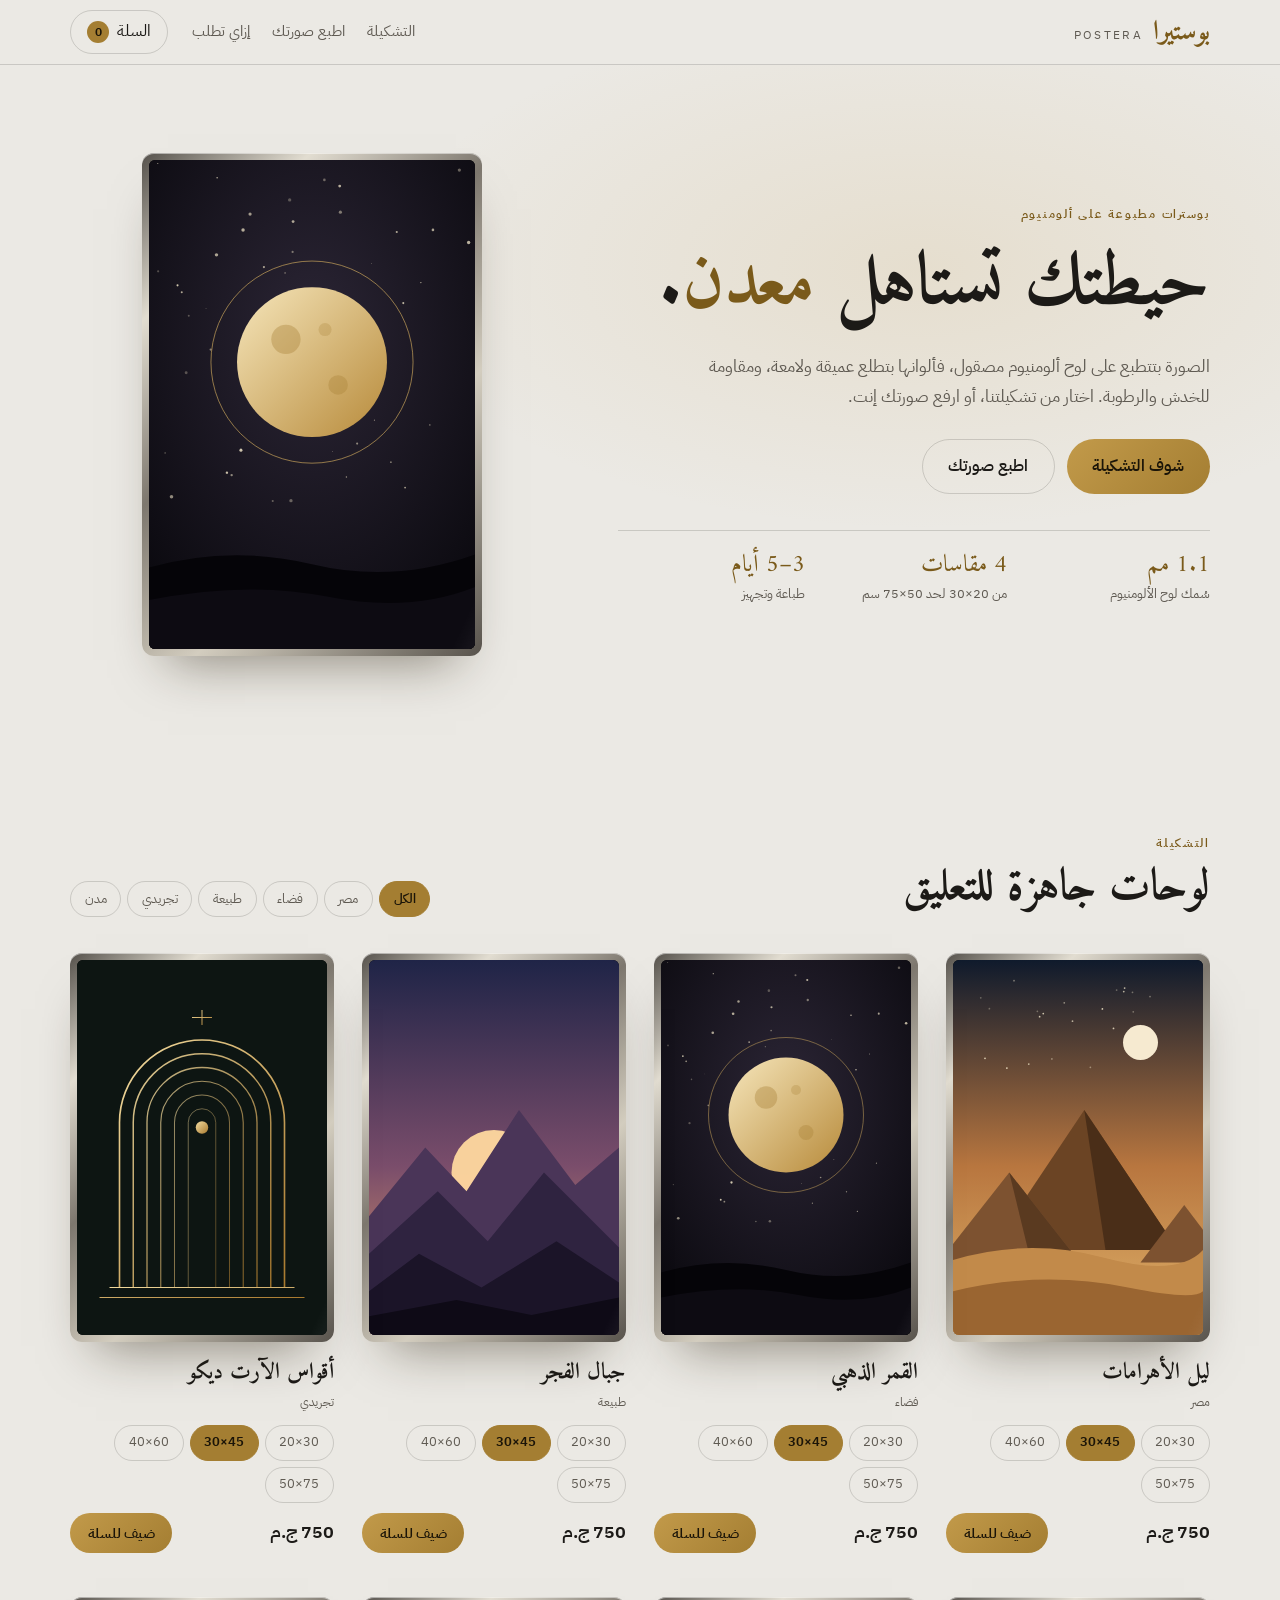
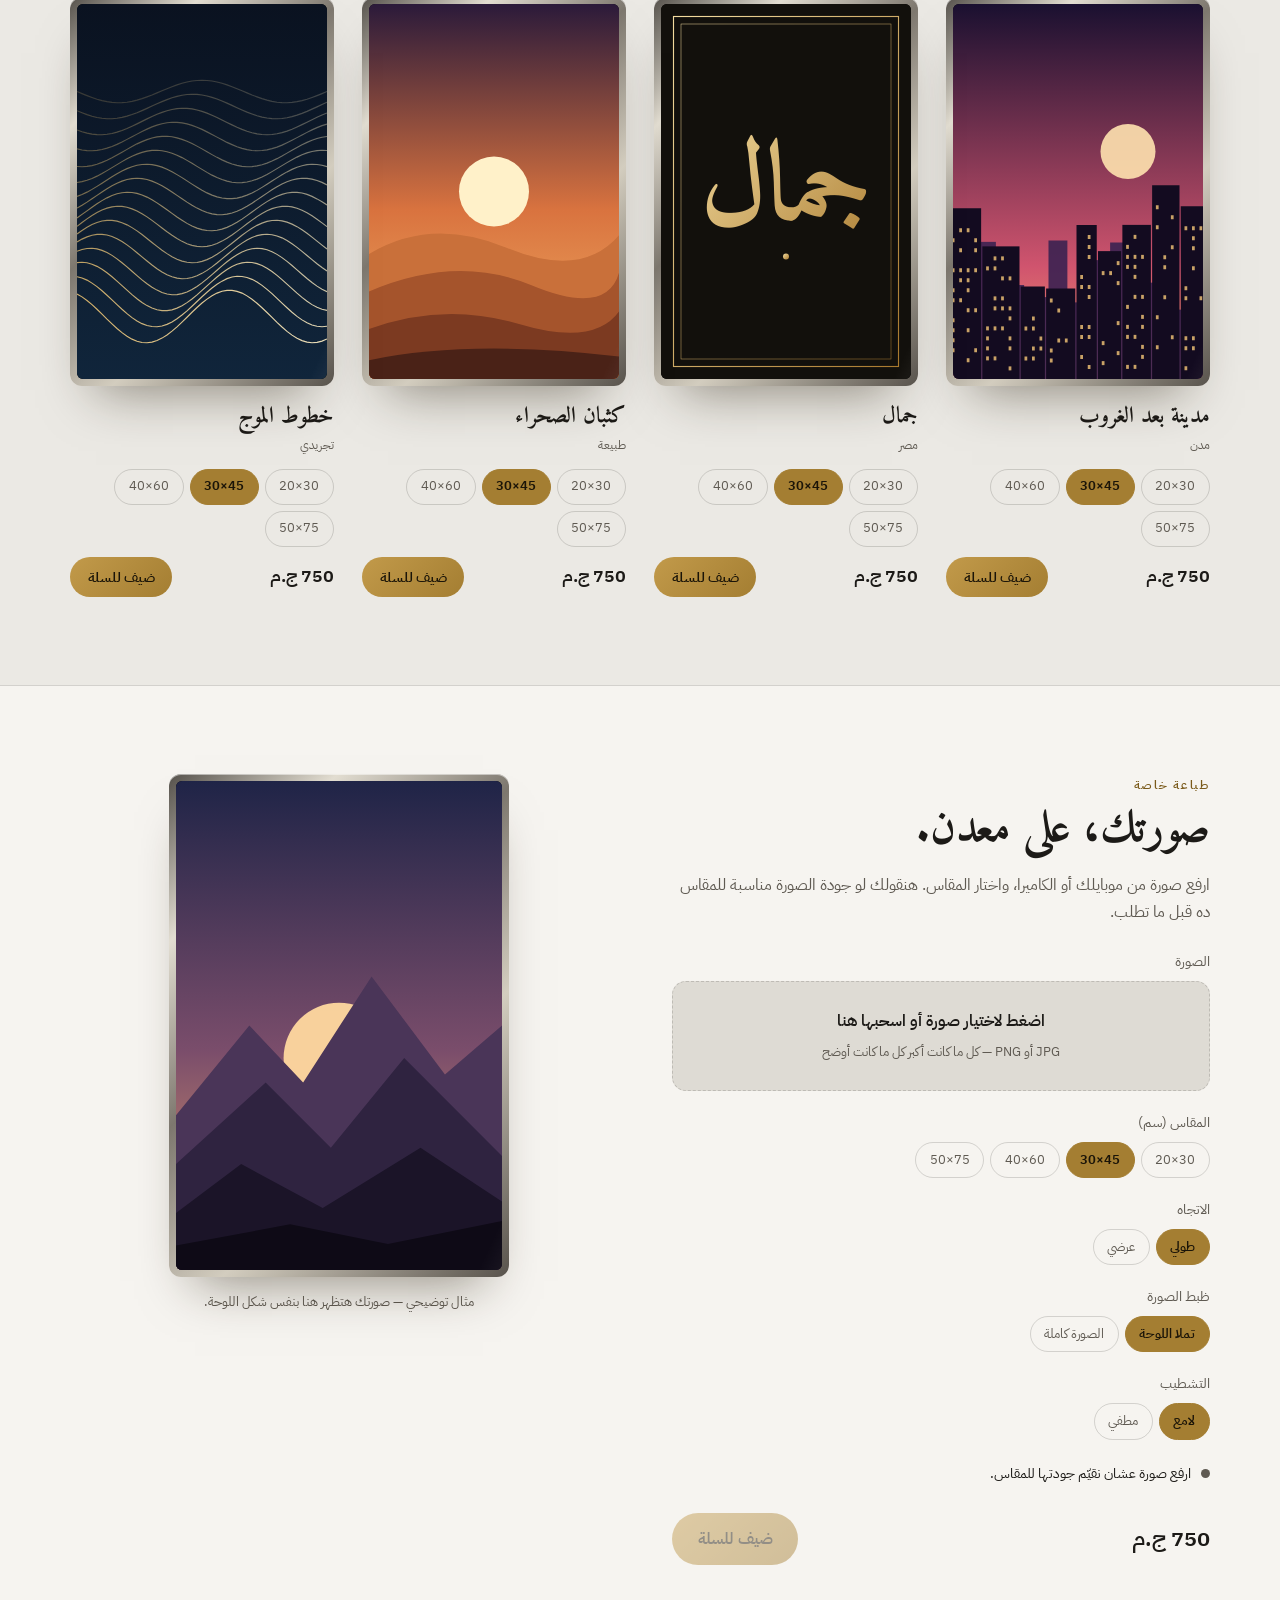
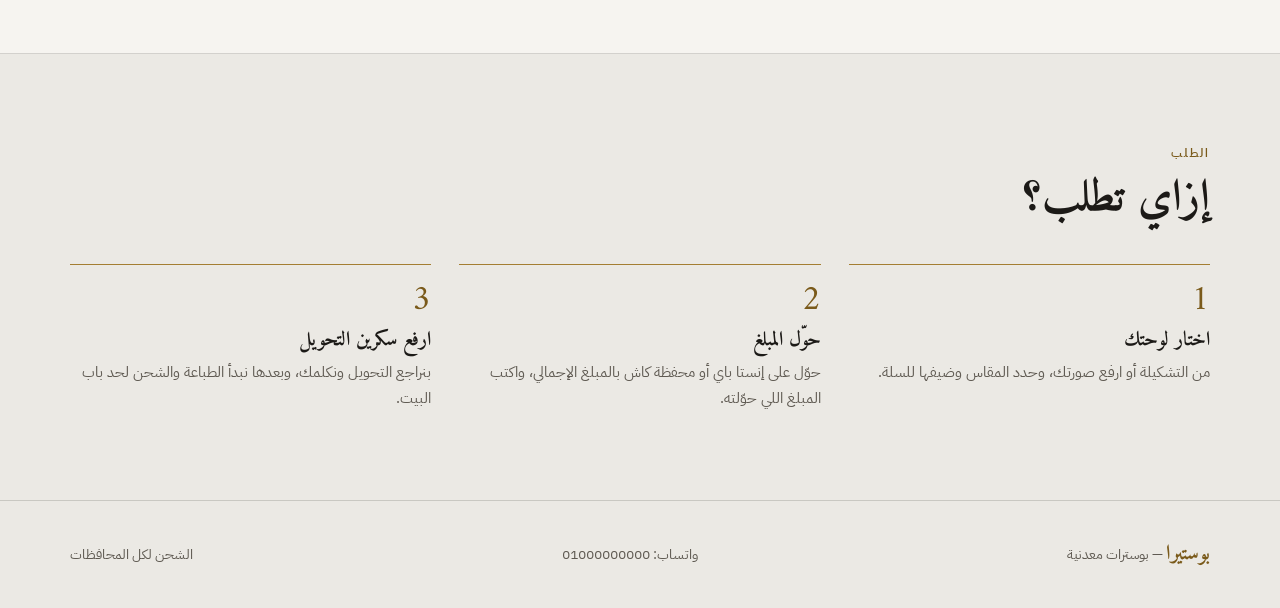
<file: متجر بوستيرا.html>
﻿<!doctype html><html><head><meta charset=utf8><meta name=viewport content="width=device-width,initial-scale=1,viewport-fit=cover"><style>:root{color-scheme:light;box-sizing:border-box;padding-top:env(safe-area-inset-top,0px);padding-bottom:env(safe-area-inset-bottom,0px)}html{scroll-padding-top:env(safe-area-inset-top,0px)}body{margin:0;padding:0;font:14px -apple-system,BlinkMacSystemFont,sans-serif;background:#fff;color:#000}img{max-width:100%}[hidden]:not([hidden=until-found i]){display:none!important}</style></head><body>
<title>بوستيرا | POSTERA — متجر بوسترات معدنية</title>
<link rel="stylesheet" href="https://fonts.googleapis.com/css2?family=Amiri:wght@400;700&family=IBM+Plex+Sans+Arabic:wght@400;500;600&display=swap">
<style>
/* Layout: dark gallery-wall storefront. One bold moment = the brushed-metal plates with a slow light sweep; everything else stays quiet. */
:root{
  --bg:#0e0d0c; --surface:#161412; --surface-2:#1e1b18;
  --fg:#eee8dc; --muted:#a1988a; --line:rgba(238,232,220,.13);
  --gold:#c9a45c; --gold-hi:#e2c88a; --gold-text:#d8b672; --on-gold:#1a1408;
  --glass:rgba(14,13,12,.86);
  --ok:#6dbb8e; --warn:#e69a4a; --bad:#e5736a;
  --metal:linear-gradient(135deg,#55514b 0%,#e2ddd1 20%,#7d776e 42%,#d3cdbf 66%,#58534c 100%);
  --shadow:0 36px 60px -24px rgba(0,0,0,.75);
  --font-display:'Amiri','Noto Naskh Arabic',serif;
  --font-body:'IBM Plex Sans Arabic','Segoe UI',Tahoma,sans-serif;
  color-scheme:dark;
}
@media (prefers-color-scheme: light){
  :root:not([data-theme="dark"]){
    --bg:#ebe9e4; --surface:#f6f4f0; --surface-2:#dedbd4;
    --fg:#1c1a17; --muted:#5f5a52; --line:rgba(28,26,23,.16);
    --gold:#a47e32; --gold-hi:#c29a4a; --gold-text:#7a5a1a; --on-gold:#1a1408;
    --glass:rgba(235,233,228,.88);
    --ok:#1f7a48; --warn:#a85d0a; --bad:#b3372d;
    --shadow:0 30px 50px -26px rgba(40,30,10,.5);
    color-scheme:light;
  }
}
:root[data-theme="light"]{
  --bg:#ebe9e4; --surface:#f6f4f0; --surface-2:#dedbd4;
  --fg:#1c1a17; --muted:#5f5a52; --line:rgba(28,26,23,.16);
  --gold:#a47e32; --gold-hi:#c29a4a; --gold-text:#7a5a1a; --on-gold:#1a1408;
  --glass:rgba(235,233,228,.88);
  --ok:#1f7a48; --warn:#a85d0a; --bad:#b3372d;
  --shadow:0 30px 50px -26px rgba(40,30,10,.5);
  color-scheme:light;
}
*{box-sizing:border-box}
html{scroll-behavior:smooth}
body{background:var(--bg);color:var(--fg);font-family:var(--font-body);font-size:16px;line-height:1.7;-webkit-font-smoothing:antialiased}
h1,h2,h3{font-family:var(--font-display);font-weight:700;line-height:1.3;text-wrap:balance;margin:0}
p{margin:0}
button,input,select,textarea{font:inherit;color:inherit}
:focus-visible{outline:2px solid var(--gold-text);outline-offset:3px}
.wrap{max-width:1180px;margin-inline:auto;padding-inline:20px}
.eyebrow{font-size:.78rem;letter-spacing:.14em;color:var(--gold-text);font-weight:600}
.muted{color:var(--muted)}
bdi{unicode-bidi:isolate}
.num{font-variant-numeric:tabular-nums}

/* header */
.top{position:sticky;top:env(safe-area-inset-top,0px);z-index:30;background:var(--glass);backdrop-filter:blur(12px);-webkit-backdrop-filter:blur(12px);border-bottom:1px solid var(--line)}
.top .wrap{display:flex;align-items:center;gap:24px;min-height:64px}
.brand{display:flex;align-items:baseline;gap:10px;text-decoration:none;color:var(--fg)}
.brand b{font-family:var(--font-display);font-size:1.7rem;color:var(--gold-text)}
.brand span{font-size:.72rem;letter-spacing:.2em;color:var(--muted)}
.nav{display:flex;gap:22px;margin-inline-start:auto}
.nav a{color:var(--muted);text-decoration:none;font-size:.95rem}
.nav a:hover{color:var(--fg)}
.cartbtn{position:relative;display:flex;align-items:center;gap:8px;background:transparent;border:1px solid var(--line);border-radius:999px;padding:.45rem 1rem;cursor:pointer}
.cartbtn:hover{border-color:var(--gold)}
.badge{min-width:22px;height:22px;border-radius:999px;background:var(--gold);color:var(--on-gold);font-size:.78rem;font-weight:600;display:grid;place-items:center;padding-inline:6px}
@media (max-width:700px){.nav{display:none}.cartbtn{margin-inline-start:auto}}

/* buttons */
.btn{display:inline-flex;align-items:center;justify-content:center;gap:8px;border:0;border-radius:999px;padding:.8rem 1.6rem;font-weight:600;cursor:pointer;text-decoration:none;background:linear-gradient(135deg,var(--gold-hi),var(--gold));color:var(--on-gold);transition:transform .15s}
.btn:hover{transform:translateY(-1px)}
.btn[disabled]{opacity:.45;cursor:not-allowed;transform:none}
.btn.ghost{background:transparent;color:var(--fg);border:1px solid var(--line)}
.btn.ghost:hover{border-color:var(--gold)}
.btn.sm{padding:.5rem 1.1rem;font-size:.9rem}
.btn.block{width:100%}

/* hero */
.hero{padding-block:clamp(36px,7vw,88px);background:radial-gradient(60% 55% at 72% 30%,rgba(201,164,92,.16),transparent 70%)}
.hero .wrap{display:grid;grid-template-columns:1.1fr .9fr;gap:clamp(28px,5vw,72px);align-items:center}
.hero h1{font-size:clamp(2.6rem,6.4vw,4.6rem);margin-block:14px 18px}
.hero h1 em{font-style:normal;color:var(--gold-text)}
.hero .lead{max-width:34rem;color:var(--muted);font-size:1.08rem}
.cta{display:flex;flex-wrap:wrap;gap:12px;margin-block:28px 36px}
.specs{display:grid;grid-template-columns:repeat(3,1fr);gap:16px;border-top:1px solid var(--line);padding-top:20px;margin:0}
.specs div{min-width:0}
.specs dt{font-family:var(--font-display);font-size:1.5rem;color:var(--gold-text);line-height:1.2}
.specs dd{margin:4px 0 0;font-size:.82rem;color:var(--muted)}
.hero-art{display:flex;justify-content:center}
.hero-art .plate{width:min(100%,340px)}
@media (max-width:820px){.hero .wrap{grid-template-columns:1fr}.hero-art{order:-1}.hero-art .plate{width:min(70%,260px)}}

/* metal plate */
.plate{position:relative;border-radius:12px;padding:7px;background:var(--metal);box-shadow:var(--shadow),inset 0 1px 0 rgba(255,255,255,.5)}
.plate .art{position:relative;border-radius:6px;overflow:hidden;aspect-ratio:2/3;background:#000}
.plate .art>svg,.plate .art>img{display:block;width:100%;height:100%}
.plate .art>img{object-fit:var(--fit,cover)}
.plate::after{content:"";position:absolute;inset:7px;border-radius:6px;pointer-events:none;background:linear-gradient(115deg,transparent 36%,rgba(255,255,255,.24) 49%,transparent 62%);background-size:260% 100%;background-position:135% 0;transition:background-position .9s ease}
.card:hover .plate::after,.card:focus-within .plate::after{background-position:-35% 0}
.hero .plate::after{animation:sweep 8s ease-in-out infinite}
@keyframes sweep{0%,62%{background-position:135% 0}100%{background-position:-35% 0}}
@media (prefers-reduced-motion:reduce){.hero .plate::after{animation:none}.plate::after{transition:none}html{scroll-behavior:auto}.drawer,.scrim{transition:none!important}}

/* sections */
section.block{padding-block:clamp(48px,7vw,88px)}
.head{display:flex;flex-wrap:wrap;align-items:end;justify-content:space-between;gap:20px;margin-bottom:36px}
.head h2{font-size:clamp(2rem,4vw,2.8rem);margin-top:6px}
.seg{display:flex;flex-wrap:wrap;gap:6px}
.seg button{font-size:.84rem;padding:.35rem .85rem;border-radius:999px;border:1px solid var(--line);background:transparent;color:var(--muted);cursor:pointer}
.seg button:hover{color:var(--fg);border-color:var(--gold)}
.seg button[aria-pressed="true"]{background:var(--gold);color:var(--on-gold);border-color:var(--gold);font-weight:600}

/* gallery */
.grid{display:grid;grid-template-columns:repeat(auto-fill,minmax(230px,1fr));gap:44px 28px}
.card{display:flex;flex-direction:column;gap:16px;min-width:0}
.card .meta{display:flex;flex-direction:column;gap:10px}
.card h3{font-size:1.4rem}
.card .cat{font-size:.78rem;color:var(--muted)}
.card .buy{display:flex;align-items:center;justify-content:space-between;gap:10px}
.price{font-weight:600;font-size:1.1rem;font-variant-numeric:tabular-nums}
.price small{color:var(--muted);font-weight:400;font-size:.78rem}

/* custom upload */
.custom{background:var(--surface);border-block:1px solid var(--line)}
.custom .wrap{display:grid;grid-template-columns:1fr 1fr;gap:clamp(28px,5vw,64px);align-items:start}
.custom h2{font-size:clamp(2rem,4vw,2.8rem);margin-block:6px 12px}
.ctl{display:flex;flex-direction:column;gap:20px;margin-top:24px}
.ctl label.lab,.ctl .lab{font-size:.85rem;color:var(--muted);display:block;margin-bottom:8px}
.drop{display:flex;flex-direction:column;align-items:center;gap:6px;text-align:center;padding:26px 16px;border:1.5px dashed var(--line);border-radius:14px;cursor:pointer;background:var(--surface-2);transition:border-color .2s}
.drop:hover,.drop.over,.drop:focus-within{border-color:var(--gold)}
.drop strong{font-weight:600}
.drop small{color:var(--muted)}
.vh{position:absolute;width:1px;height:1px;overflow:hidden;clip:rect(0 0 0 0);white-space:nowrap}
.q{display:flex;align-items:center;gap:10px;font-size:.9rem;min-height:1.7rem}
.dot{width:9px;height:9px;border-radius:50%;background:var(--muted);flex:none}
.q.ok .dot{background:var(--ok)}.q.warn .dot{background:var(--warn)}.q.bad .dot{background:var(--bad)}
.preview{display:flex;flex-direction:column;align-items:center;gap:14px;min-width:0}
.preview .plate{width:min(100%,var(--pw,340px))}
.preview .tag{font-size:.8rem;color:var(--muted)}
.buyrow{display:flex;align-items:center;justify-content:space-between;gap:14px;flex-wrap:wrap;padding-top:6px}
.buyrow .price{font-size:1.4rem}
@media (max-width:820px){.custom .wrap{grid-template-columns:1fr}}

/* steps */
.steps3{display:grid;grid-template-columns:repeat(3,1fr);gap:28px;list-style:none;padding:0;margin:0}
.steps3 li{border-top:1px solid var(--gold);padding-top:18px}
.steps3 .n{font-family:var(--font-display);font-size:2.2rem;color:var(--gold-text);line-height:1}
.steps3 h3{font-size:1.25rem;margin-block:10px 6px}
.steps3 p{color:var(--muted);font-size:.95rem}
@media (max-width:760px){.steps3{grid-template-columns:1fr}}

footer{border-top:1px solid var(--line);padding-block:36px;color:var(--muted);font-size:.9rem}
footer .wrap{display:flex;flex-wrap:wrap;gap:16px 40px;justify-content:space-between;align-items:center}

/* cart drawer */
.scrim{position:fixed;inset:0;z-index:40;background:rgba(0,0,0,.55);opacity:0;pointer-events:none;transition:opacity .25s}
.scrim.open{opacity:1;pointer-events:auto}
.drawer{position:fixed;top:0;bottom:0;left:0;z-index:50;width:min(460px,100%);background:var(--surface);border-right:1px solid var(--line);display:flex;flex-direction:column;transform:translateX(-104%);transition:transform .3s ease;padding-top:env(safe-area-inset-top,0px);padding-bottom:env(safe-area-inset-bottom,0px)}
.drawer.open{transform:none}
.dhead{display:flex;align-items:center;justify-content:space-between;padding:16px 20px;border-bottom:1px solid var(--line)}
.dhead h2{font-size:1.5rem}
.iconbtn{background:transparent;border:1px solid var(--line);border-radius:50%;width:38px;height:38px;cursor:pointer;display:grid;place-items:center;font-size:1.1rem}
.iconbtn:hover{border-color:var(--gold)}
.dbody{flex:1;overflow-y:auto;padding:20px}
.stepbar{display:flex;gap:8px;font-size:.78rem;color:var(--muted);margin-bottom:18px}
.stepbar span{flex:1;border-top:2px solid var(--line);padding-top:6px}
.stepbar span.on{border-color:var(--gold);color:var(--gold-text);font-weight:600}
.item{display:grid;grid-template-columns:64px 1fr auto;gap:14px;padding-block:14px;border-bottom:1px solid var(--line);align-items:start}
.item .thumb{width:64px;aspect-ratio:2/3;border-radius:5px;overflow:hidden;background:var(--metal);padding:2px}
.item .thumb>*{display:block;width:100%;height:100%;border-radius:3px;object-fit:cover}
.item h4{margin:0;font-family:var(--font-display);font-size:1.12rem}
.item small{color:var(--muted);display:block}
.qty{display:inline-flex;align-items:center;gap:10px;margin-top:8px;border:1px solid var(--line);border-radius:999px;padding:2px}
.qty button{width:28px;height:28px;border-radius:50%;border:0;background:transparent;cursor:pointer}
.qty button:hover{background:var(--surface-2)}
.rm{background:none;border:0;color:var(--muted);font-size:.8rem;cursor:pointer;text-decoration:underline;margin-top:6px;padding:0}
.totals{display:flex;flex-direction:column;gap:8px;padding-block:18px;font-size:.95rem}
.totals div{display:flex;justify-content:space-between}
.totals .grand{font-size:1.2rem;font-weight:600;border-top:1px solid var(--line);padding-top:12px;margin-top:4px}
.dfoot{padding:16px 20px;border-top:1px solid var(--line)}
.empty{text-align:center;padding:60px 10px;color:var(--muted);display:flex;flex-direction:column;gap:18px;align-items:center}

/* forms */
.f{display:flex;flex-direction:column;gap:14px}
.f .row{display:grid;grid-template-columns:1fr 1fr;gap:12px}
@media (max-width:480px){.f .row{grid-template-columns:1fr}}
.field label{display:block;font-size:.85rem;color:var(--muted);margin-bottom:5px}
.field input,.field select,.field textarea{width:100%;background:var(--surface-2);border:1px solid var(--line);border-radius:10px;padding:.65rem .8rem}
.field textarea{resize:vertical;min-height:70px}
.field input:focus,.field select:focus,.field textarea:focus{border-color:var(--gold);outline:none}
.field .hint{font-size:.78rem;color:var(--muted);margin-top:4px}
.paypick{display:grid;grid-template-columns:1fr 1fr;gap:10px}
.paypick label{display:flex;align-items:center;gap:8px;border:1px solid var(--line);border-radius:12px;padding:.8rem;cursor:pointer;margin:0;color:var(--fg);font-size:.92rem}
.paypick input{width:auto;accent-color:var(--gold)}
.paypick label:has(input:checked){border-color:var(--gold);background:var(--surface-2)}
.payinfo{background:var(--surface-2);border:1px solid var(--line);border-radius:12px;padding:14px;display:flex;flex-direction:column;gap:10px;font-size:.92rem}
.paynum{display:flex;align-items:center;justify-content:space-between;gap:10px}
.paynum bdi{font-size:1.2rem;font-weight:600;letter-spacing:.04em;color:var(--gold-text);word-break:break-all}
.shot{display:flex;align-items:center;gap:12px}
.shot img{width:56px;height:56px;object-fit:cover;border-radius:8px;border:1px solid var(--line)}
.err{background:rgba(229,115,106,.12);border:1px solid var(--bad);color:var(--bad);border-radius:10px;padding:.7rem .9rem;font-size:.88rem}
.err ul{margin:0;padding-inline-start:18px}
.done{text-align:center;display:flex;flex-direction:column;gap:14px;align-items:center;padding-block:30px}
.done .tick{width:64px;height:64px;border-radius:50%;background:linear-gradient(135deg,var(--gold-hi),var(--gold));color:var(--on-gold);display:grid;place-items:center;font-size:1.8rem}
.done h3{font-size:1.7rem}
.done .ord{font-size:1.3rem;font-weight:600;color:var(--gold-text);letter-spacing:.06em}
.toast{position:fixed;bottom:calc(20px + env(safe-area-inset-bottom,0px));left:50%;transform:translate(-50%,20px);background:var(--fg);color:var(--bg);padding:.65rem 1.2rem;border-radius:999px;font-size:.92rem;opacity:0;pointer-events:none;transition:all .25s;z-index:60}
.toast.show{opacity:1;transform:translate(-50%,0)}
</style>

<div id="app" dir="rtl" lang="ar">

<header class="top">
  <div class="wrap">
    <a class="brand" href="#top" data-scroll="hero"><b>بوستيرا</b><span>POSTERA</span></a>
    <nav class="nav" aria-label="التنقل">
      <a href="#gallery" data-scroll="gallery">التشكيلة</a>
      <a href="#custom" data-scroll="custom">اطبع صورتك</a>
      <a href="#how" data-scroll="how">إزاي تطلب</a>
    </nav>
    <button class="cartbtn" id="openCart" type="button" aria-label="فتح السلة">
      <span>السلة</span><span class="badge num" id="badge">0</span>
    </button>
  </div>
</header>

<main>
<section class="hero" id="hero">
  <div class="wrap">
    <div>
      <p class="eyebrow">بوسترات مطبوعة على ألومنيوم</p>
      <h1>حيطتك تستاهل <em>معدن</em>.</h1>
      <p class="lead">الصورة بتتطبع على لوح ألومنيوم مصقول، فألوانها بتطلع عميقة ولامعة، ومقاومة للخدش والرطوبة. اختار من تشكيلتنا، أو ارفع صورتك إنت.</p>
      <div class="cta">
        <a class="btn" href="#gallery" data-scroll="gallery">شوف التشكيلة</a>
        <a class="btn ghost" href="#custom" data-scroll="custom">اطبع صورتك</a>
      </div>
      <dl class="specs">
        <div><dt class="num">1.1 مم</dt><dd>سُمك لوح الألومنيوم</dd></div>
        <div><dt class="num">4 مقاسات</dt><dd>من 20×30 لحد 50×75 سم</dd></div>
        <div><dt class="num">3–5 أيام</dt><dd>طباعة وتجهيز</dd></div>
      </dl>
    </div>
    <div class="hero-art">
      <div class="plate" aria-hidden="false"><div class="art" id="heroArt"></div></div>
    </div>
  </div>
</section>

<section class="block" id="gallery">
  <div class="wrap">
    <div class="head">
      <div>
        <p class="eyebrow">التشكيلة</p>
        <h2>لوحات جاهزة للتعليق</h2>
      </div>
      <div class="seg" id="filters" role="group" aria-label="تصنيف اللوحات"></div>
    </div>
    <div class="grid" id="grid"></div>
  </div>
</section>

<section class="block custom" id="custom">
  <div class="wrap">
    <div>
      <p class="eyebrow">طباعة خاصة</p>
      <h2>صورتك، على معدن.</h2>
      <p class="muted">ارفع صورة من موبايلك أو الكاميرا، واختار المقاس. هنقولك لو جودة الصورة مناسبة للمقاس ده قبل ما تطلب.</p>
      <div class="ctl">
        <div>
          <span class="lab">الصورة</span>
          <label class="drop" id="drop">
            <input class="vh" type="file" id="customFile" accept="image/*">
            <strong id="dropTitle">اضغط لاختيار صورة أو اسحبها هنا</strong>
            <small id="dropSub">JPG أو PNG — كل ما كانت أكبر كل ما كانت أوضح</small>
          </label>
        </div>
        <div><span class="lab">المقاس (سم)</span><div class="seg" id="cSize" role="group" aria-label="المقاس"></div></div>
        <div><span class="lab">الاتجاه</span>
          <div class="seg" id="cOrient" role="group" aria-label="الاتجاه">
            <button type="button" data-v="p" aria-pressed="true">طولي</button>
            <button type="button" data-v="l" aria-pressed="false">عرضي</button>
          </div></div>
        <div><span class="lab">ظبط الصورة</span>
          <div class="seg" id="cFit" role="group" aria-label="ظبط الصورة">
            <button type="button" data-v="cover" aria-pressed="true">تملا اللوحة</button>
            <button type="button" data-v="contain" aria-pressed="false">الصورة كاملة</button>
          </div></div>
        <div><span class="lab">التشطيب</span>
          <div class="seg" id="cFinish" role="group" aria-label="التشطيب">
            <button type="button" data-v="لامع" aria-pressed="true">لامع</button>
            <button type="button" data-v="مطفي" aria-pressed="false">مطفي</button>
          </div></div>
        <div class="q" id="quality" aria-live="polite"><span class="dot"></span><span id="qText">ارفع صورة عشان نقيّم جودتها للمقاس.</span></div>
        <div class="buyrow">
          <div class="price num" id="cPrice"></div>
          <button class="btn" id="cAdd" type="button" disabled>ضيف للسلة</button>
        </div>
      </div>
    </div>
    <div class="preview">
      <div class="plate" id="cPlate"><div class="art" id="cArt"></div></div>
      <p class="tag" id="cTag">مثال توضيحي — صورتك هتظهر هنا بنفس شكل اللوحة.</p>
    </div>
  </div>
</section>

<section class="block" id="how">
  <div class="wrap">
    <div class="head"><div><p class="eyebrow">الطلب</p><h2>إزاي تطلب؟</h2></div></div>
    <ol class="steps3">
      <li><div class="n">1</div><h3>اختار لوحتك</h3><p>من التشكيلة أو ارفع صورتك، وحدد المقاس وضيفها للسلة.</p></li>
      <li><div class="n">2</div><h3>حوّل المبلغ</h3><p>حوّل على إنستا باي أو محفظة كاش بالمبلغ الإجمالي، واكتب المبلغ اللي حوّلته.</p></li>
      <li><div class="n">3</div><h3>ارفع سكرين التحويل</h3><p>بنراجع التحويل ونكلمك، وبعدها نبدأ الطباعة والشحن لحد باب البيت.</p></li>
    </ol>
  </div>
</section>
</main>

<footer>
  <div class="wrap">
    <div><b style="font-family:var(--font-display);font-size:1.3rem;color:var(--gold-text)">بوستيرا</b> — بوسترات معدنية</div>
    <div>واتساب: <bdi dir="ltr" class="num" id="footWa"></bdi></div>
    <div>الشحن لكل المحافظات</div>
  </div>
</footer>
</div>

<!-- cart + checkout drawer -->
<div class="scrim" id="scrim"></div>
<aside class="drawer" id="drawer" aria-hidden="true" inert dir="rtl" lang="ar" aria-labelledby="dTitle">
  <div class="dhead"><h2 id="dTitle">سلتك</h2><button class="iconbtn" id="closeCart" type="button" aria-label="إغلاق">✕</button></div>
  <div class="dbody" id="dbody">
    <div class="stepbar" id="stepbar"><span class="on">السلة</span><span>البيانات والدفع</span><span>تم</span></div>

    <section id="stepCart">
      <div id="cartList"></div>
      <div class="totals" id="cartTotals"></div>
    </section>

    <section id="stepCheckout" hidden>
      <form class="f" id="form" novalidate>
        <div class="err" id="errBox" role="alert" hidden></div>
        <div class="field"><label for="fName">الاسم بالكامل</label><input id="fName" autocomplete="name" required></div>
        <div class="row">
          <div class="field"><label for="fPhone">رقم الموبايل</label><input id="fPhone" inputmode="tel" autocomplete="tel" dir="ltr" placeholder="01xxxxxxxxx" required></div>
          <div class="field"><label for="fGov">المحافظة</label><select id="fGov" required></select></div>
        </div>
        <div class="field"><label for="fAddr">العنوان بالتفصيل</label><textarea id="fAddr" autocomplete="street-address" required></textarea></div>

        <div class="field">
          <label>طريقة الدفع</label>
          <div class="paypick" role="radiogroup" aria-label="طريقة الدفع">
            <label><input type="radio" name="pay" value="instapay" checked> إنستا باي</label>
            <label><input type="radio" name="pay" value="wallet"> محفظة كاش</label>
          </div>
        </div>
        <div class="payinfo">
          <p id="payHow"></p>
          <div class="paynum"><bdi dir="ltr" id="payNum" class="num"></bdi><button class="btn ghost sm" id="copyNum" type="button">نسخ</button></div>
          <p class="muted" style="font-size:.84rem">حوّل الإجمالي بالظبط، وبعدها اكتب المبلغ وارفع سكرين التحويل.</p>
        </div>
        <div class="field">
          <label for="fAmount">المبلغ اللي حوّلته (ج.م)</label>
          <input id="fAmount" inputmode="decimal" dir="ltr" required>
          <div class="hint" id="amtHint"></div>
        </div>
        <div class="field">
          <label for="fShot">سكرين التحويل</label>
          <div class="shot"><input class="vh" type="file" id="fShot" accept="image/*"><label for="fShot" class="btn ghost sm" style="margin:0;color:var(--fg)" id="shotBtn">اختار الصورة</label><img id="shotImg" alt="معاينة سكرين التحويل" hidden></div>
        </div>
        <div class="totals" id="coTotals"></div>
      </form>
    </section>

    <section id="stepDone" hidden>
      <div class="done">
        <div class="tick" aria-hidden="true">✓</div>
        <h3>وصلنا طلبك</h3>
        <p class="muted">رقم الطلب</p>
        <p class="ord num" id="ordNo"></p>
        <p class="muted">هنراجع التحويل ونكلمك على الموبايل لتأكيد الطلب وميعاد الشحن.</p>
        <button class="btn" id="backShop" type="button">رجوع للمتجر</button>
      </div>
    </section>
  </div>
  <div class="dfoot" id="dfoot"></div>
</aside>
<div class="toast" id="toast" role="status" aria-live="polite"></div>

<script>
/* ============ إعدادات المتجر — غيّر القيم دي بس ============ */
const SHOP = {
  instapay: 'postera@instapay',        // عنوان إنستا باي بتاعك
  wallet:   '01000000000',            // رقم محفظة كاش بتاعك
  whatsapp: '01000000000',            // واتساب خدمة العملاء
  shipping: 60,                       // سعر الشحن (جنيه)
  freeShippingOver: 2500,             // الشحن ببلاش لو الطلب فوق المبلغ ده
  // المقاسات بالسنتيمتر والأسعار بالجنيه (أمثلة — غيّرها)
  sizes: [
    { id:'s',  label:'20×30', w:20, h:30, price:450 },
    { id:'m',  label:'30×45', w:30, h:45, price:750 },
    { id:'l',  label:'40×60', w:40, h:60, price:1200 },
    { id:'xl', label:'50×75', w:50, h:75, price:1800 }
  ]
};
/* ========================================================== */

try{ document.documentElement.lang='ar'; document.documentElement.dir='rtl'; }catch(e){}
const $=(s,r=document)=>r.querySelector(s);
const $$=(s,r=document)=>[...r.querySelectorAll(s)];
const egp=n=>Number(n).toLocaleString('en-US')+' ج.م';
const sizeOf=id=>SHOP.sizes.find(s=>s.id===id);
const esc=s=>String(s).replace(/[&<>"]/g,c=>({'&':'&amp;','<':'&lt;','>':'&gt;','"':'&quot;'}[c]));
const toLatin=s=>String(s).replace(/[٠-٩]/g,d=>'٠١٢٣٤٥٦٧٨٩'.indexOf(d)).replace(/[۰-۹]/g,d=>'۰۱۲۳۴۵۶۷۸۹'.indexOf(d));

/* ---------- artwork (placeholder posters drawn in code) ---------- */
function rng(seed){let s=seed;return()=>(s=(s*1664525+1013904223)%4294967296)/4294967296}
let uidN=0;
const ART={
moon(u){const r=rng(7);let st='';for(let i=0;i<46;i++)st+=`<circle cx="${(r()*200).toFixed(1)}" cy="${(r()*210).toFixed(1)}" r="${(r()*.9+.2).toFixed(2)}" fill="#f1e6c8" opacity="${(r()*.6+.25).toFixed(2)}"/>`;
return `<defs><radialGradient id="a${u}" cx="50%" cy="36%" r="75%"><stop offset="0" stop-color="#2b2535"/><stop offset="1" stop-color="#09080d"/></radialGradient><linearGradient id="b${u}" x1="0" y1="0" x2="1" y2="1"><stop offset="0" stop-color="#f6e6bb"/><stop offset="1" stop-color="#b78a3a"/></linearGradient></defs><rect width="200" height="300" fill="url(#a${u})"/>${st}<circle cx="100" cy="124" r="62" fill="none" stroke="#c9a45c" stroke-width=".6" opacity=".7"/><circle cx="100" cy="124" r="46" fill="url(#b${u})"/><circle cx="84" cy="110" r="9" fill="#a37a30" opacity=".35"/><circle cx="116" cy="138" r="6" fill="#a37a30" opacity=".3"/><circle cx="108" cy="104" r="4" fill="#a37a30" opacity=".25"/><path d="M0 250Q50 236 100 248T200 242V300H0Z" fill="#050408"/><path d="M0 270Q60 258 110 268T200 262V300H0Z" fill="#0d0b12"/>`},
mountains(u){return `<defs><linearGradient id="a${u}" x1="0" y1="0" x2="0" y2="1"><stop offset="0" stop-color="#1f2447"/><stop offset=".55" stop-color="#7a4d6b"/><stop offset="1" stop-color="#e8a26b"/></linearGradient></defs><rect width="200" height="300" fill="url(#a${u})"/><circle cx="100" cy="170" r="34" fill="#ffd9a0" opacity=".95"/><path d="M0 205L45 150L78 185L120 120L165 180L200 150V300H0Z" fill="#4a3558"/><path d="M0 235L55 185L95 225L140 170L200 230V300H0Z" fill="#2f2340"/><path d="M0 265L40 235L90 262L150 225L200 258V300H0Z" fill="#1b1428"/><path d="M0 285L70 272L130 284L200 270V300H0Z" fill="#0e0a16"/>`},
pyramids(u){const r=rng(21);let st='';for(let i=0;i<22;i++)st+=`<circle cx="${(r()*200).toFixed(1)}" cy="${(r()*90).toFixed(1)}" r=".7" fill="#fff4d6" opacity="${(r()*.6+.3).toFixed(2)}"/>`;
return `<defs><linearGradient id="a${u}" x1="0" y1="0" x2="0" y2="1"><stop offset="0" stop-color="#0f1a2c"/><stop offset=".55" stop-color="#b8763f"/><stop offset="1" stop-color="#e0b36a"/></linearGradient></defs><rect width="200" height="300" fill="url(#a${u})"/>${st}<circle cx="150" cy="66" r="14" fill="#f6ead0"/><path d="M30 232L105 120L180 232Z" fill="#6b4424"/><path d="M105 120L180 232L122 232Z" fill="#4a2e18"/><path d="M-10 240L45 170L100 240Z" fill="#7d5230"/><path d="M45 170L100 240L62 240Z" fill="#5a3a20"/><path d="M150 242L185 196L220 242Z" fill="#7d5230"/><path d="M0 240Q60 222 120 238T200 232V300H0Z" fill="#c28a4a"/><path d="M0 265Q70 248 140 262T200 258V300H0Z" fill="#9a6531"/>`},
desert(u){return `<defs><linearGradient id="a${u}" x1="0" y1="0" x2="0" y2="1"><stop offset="0" stop-color="#2b1a3a"/><stop offset=".55" stop-color="#d9733f"/><stop offset="1" stop-color="#f2b366"/></linearGradient></defs><rect width="200" height="300" fill="url(#a${u})"/><circle cx="100" cy="150" r="28" fill="#fff1c9"/><path d="M0 200Q50 170 110 195T200 185V300H0Z" fill="#c9703a"/><path d="M0 230Q70 200 130 225T200 215V300H0Z" fill="#a5542c"/><path d="M0 260Q60 238 120 256T200 246V300H0Z" fill="#7c3a21"/><path d="M0 285Q80 268 200 282V300H0Z" fill="#4a2217"/>`},
deco(u){let arcs='';for(let i=0;i<6;i++){const x=34+i*11,rr=100-x;arcs+=`<path d="M${x} 262V130A${rr} ${rr} 0 0 1 ${200-x} 130V262" fill="none" stroke="url(#b${u})" stroke-width="${(1.3-i*.12).toFixed(2)}" opacity="${(1-i*.1).toFixed(2)}"/>`}
return `<defs><linearGradient id="b${u}" x1="0" y1="0" x2="1" y2="1"><stop offset="0" stop-color="#f3dca0"/><stop offset="1" stop-color="#a8792e"/></linearGradient></defs><rect width="200" height="300" fill="#0d1512"/>${arcs}<circle cx="100" cy="134" r="5" fill="url(#b${u})"/><path d="M26 262H174M18 270H182" stroke="url(#b${u})" stroke-width=".9" fill="none"/><path d="M100 40V52M92 46H108" stroke="url(#b${u})" stroke-width=".8"/>`},
waves(u){let p='';for(let k=0;k<16;k++){const y0=70+k*12,amp=9+k*.8;let d='';for(let x=0;x<=200;x+=4){const y=y0+Math.sin(x/200*Math.PI*3+k*.35)*amp;d+=(x?'L':'M')+x+' '+y.toFixed(1)}p+=`<path d="${d}" fill="none" stroke="url(#b${u})" stroke-width=".9" opacity="${(.22+k*.05).toFixed(2)}"/>`}
return `<defs><linearGradient id="a${u}" x1="0" y1="0" x2="0" y2="1"><stop offset="0" stop-color="#0a1220"/><stop offset="1" stop-color="#10253b"/></linearGradient><linearGradient id="b${u}" x1="0" y1="0" x2="1" y2="0"><stop offset="0" stop-color="#d9b46a"/><stop offset="1" stop-color="#f0e3bd"/></linearGradient></defs><rect width="200" height="300" fill="url(#a${u})"/>${p}`},
city(u){const r=rng(5);let far='',near='',x=0;while(x<200){const w=14+r()*12,h=50+r()*70;far+=`<rect x="${x.toFixed(1)}" y="${(300-h).toFixed(1)}" width="${(w+.5).toFixed(1)}" height="${h.toFixed(1)}" fill="#3b2252" opacity=".9"/>`;x+=w}
x=-4;while(x<200){const w=16+r()*14,h=70+r()*110,top=300-h;near+=`<rect x="${x.toFixed(1)}" y="${top.toFixed(1)}" width="${w.toFixed(1)}" height="${h.toFixed(1)}" fill="#130b20"/>`;for(let wy=top+8;wy<290;wy+=8)for(let wx=x+3;wx<x+w-3;wx+=6)if(r()<.33)near+=`<rect x="${wx.toFixed(1)}" y="${wy.toFixed(1)}" width="2.2" height="3.2" fill="#f7c978" opacity=".8"/>`;x+=w+1}
return `<defs><linearGradient id="a${u}" x1="0" y1="0" x2="0" y2="1"><stop offset="0" stop-color="#1a1030"/><stop offset=".7" stop-color="#d0546e"/><stop offset="1" stop-color="#f39a6b"/></linearGradient></defs><rect width="200" height="300" fill="url(#a${u})"/><circle cx="140" cy="118" r="22" fill="#ffe3b0" opacity=".9"/>${far}${near}`},
calli(u){return `<defs><linearGradient id="b${u}" x1="0" y1="0" x2="1" y2="1"><stop offset="0" stop-color="#f3dca0"/><stop offset="1" stop-color="#a8792e"/></linearGradient></defs><rect width="200" height="300" fill="#12100c"/><rect x="10" y="10" width="180" height="280" fill="none" stroke="url(#b${u})" stroke-width=".9"/><rect x="16" y="16" width="168" height="268" fill="none" stroke="url(#b${u})" stroke-width=".4"/><text x="100" y="172" text-anchor="middle" font-family="Amiri,serif" font-size="88" font-weight="700" fill="url(#b${u})">جمال</text><path d="M70 202H130" stroke="url(#b${u})" stroke-width=".8"/><circle cx="100" cy="202" r="2.4" fill="url(#b${u})"/>`}
};
function artSvg(kind,label){const u=++uidN;return `<svg viewBox="0 0 200 300" preserveAspectRatio="xMidYMid slice" role="img" aria-label="${esc(label||'')}" xmlns="http://www.w3.org/2000/svg">${ART[kind](u)}</svg>`}

const POSTERS=[
 {id:1,kind:'pyramids',title:'ليل الأهرامات',cat:'مصر'},
 {id:2,kind:'moon',title:'القمر الذهبي',cat:'فضاء'},
 {id:3,kind:'mountains',title:'جبال الفجر',cat:'طبيعة'},
 {id:4,kind:'deco',title:'أقواس الآرت ديكو',cat:'تجريدي'},
 {id:5,kind:'city',title:'مدينة بعد الغروب',cat:'مدن'},
 {id:6,kind:'calli',title:'جمال',cat:'مصر'},
 {id:7,kind:'desert',title:'كثبان الصحراء',cat:'طبيعة'},
 {id:8,kind:'waves',title:'خطوط الموج',cat:'تجريدي'}
];
const CATS=['الكل',...new Set(POSTERS.map(p=>p.cat))];

/* ---------- state ---------- */
let cart=[];
const st={filter:'الكل',sizes:{}};

/* ---------- toast ---------- */
let tt;function toast(m){const t=$('#toast');t.textContent=m;t.classList.add('show');clearTimeout(tt);tt=setTimeout(()=>t.classList.remove('show'),1800)}

/* ---------- smooth scroll for in-page links ---------- */
document.addEventListener('click',e=>{const a=e.target.closest('[data-scroll]');if(!a)return;e.preventDefault();const el=document.getElementById(a.dataset.scroll);if(el)el.scrollIntoView({behavior:'smooth',block:'start'})});

/* ---------- hero + gallery ---------- */
$('#heroArt').innerHTML=artSvg('moon','لوحة القمر الذهبي');
$('#footWa').textContent=SHOP.whatsapp;
function segHTML(items,cur,attr){return items.map(i=>`<button type="button" ${attr}="${i.id}" aria-pressed="${i.id===cur}">${i.html}</button>`).join('')}
function renderFilters(){$('#filters').innerHTML=CATS.map(c=>`<button type="button" data-cat="${c}" aria-pressed="${c===st.filter}">${c}</button>`).join('')}
function renderGrid(){
  const list=POSTERS.filter(p=>st.filter==='الكل'||p.cat===st.filter);
  $('#grid').innerHTML=list.map(p=>{const cur=st.sizes[p.id]||'m';
    return `<article class="card" data-id="${p.id}">
      <div class="plate"><div class="art">${artSvg(p.kind,p.title)}</div></div>
      <div class="meta">
        <div><h3>${p.title}</h3><span class="cat">${p.cat}</span></div>
        <div class="seg" role="group" aria-label="المقاس">${segHTML(SHOP.sizes.map(s=>({id:s.id,html:`<bdi>${s.label}</bdi>`})),cur,'data-size')}</div>
        <div class="buy"><div class="price num"><span data-p>${egp(sizeOf(cur).price)}</span></div><button class="btn sm" type="button" data-add>ضيف للسلة</button></div>
      </div></article>`}).join('')}
$('#filters').addEventListener('click',e=>{const b=e.target.closest('[data-cat]');if(!b)return;st.filter=b.dataset.cat;renderFilters();renderGrid()});
$('#grid').addEventListener('click',e=>{
  const card=e.target.closest('.card');if(!card)return;const id=+card.dataset.id,p=POSTERS.find(x=>x.id===id);
  const sb=e.target.closest('[data-size]');
  if(sb){st.sizes[id]=sb.dataset.size;$$('[data-size]',card).forEach(b=>b.setAttribute('aria-pressed',b===sb));$('[data-p]',card).textContent=egp(sizeOf(sb.dataset.size).price);return}
  if(e.target.closest('[data-add]')){const sz=sizeOf(st.sizes[id]||'m');addItem({key:`g-${id}-${sz.id}`,title:p.title,sub:`${sz.label} سم`,price:sz.price,kind:p.kind})}
});

/* ---------- custom upload ---------- */
const C={size:'m',orient:'p',fit:'cover',finish:'لامع',url:null,w:0,h:0,name:''};
$('#cSize').innerHTML=segHTML(SHOP.sizes.map(s=>({id:s.id,html:`<bdi>${s.label}</bdi>`})),C.size,'data-v');
function renderCustom(){
  const sz=sizeOf(C.size),pw=C.orient==='p'?sz.w:sz.h,ph=C.orient==='p'?sz.h:sz.w;
  const art=$('#cArt');art.style.aspectRatio=`${pw} / ${ph}`;
  $('#cPlate').style.setProperty('--pw',C.orient==='p'?'340px':'470px');
  art.style.setProperty('--fit',C.fit);
  if(C.url){if(!art.firstElementChild||art.firstElementChild.tagName!=='IMG'){art.innerHTML='<img alt="معاينة صورتك على اللوحة">'}const im=art.firstElementChild;if(im.getAttribute('src')!==C.url)im.src=C.url}
  else if(!art.firstElementChild||art.firstElementChild.tagName!=='svg'){art.innerHTML=artSvg('mountains','مثال توضيحي')}
  $('#cPrice').textContent=egp(sz.price);
  $('#cAdd').disabled=!C.url;
  $('#cTag').textContent=C.url?`${pw}×${ph} سم — ${C.finish}`:'مثال توضيحي — صورتك هتظهر هنا بنفس شكل اللوحة.';
  const q=$('#quality'),qt=$('#qText');q.className='q';
  if(!C.url){qt.textContent='ارفع صورة عشان نقيّم جودتها للمقاس.';return}
  const needW=pw/2.54*150,needH=ph/2.54*150,ratio=Math.min(C.w/needW,C.h/needH);
  if(ratio>=1){q.classList.add('ok');qt.textContent=`جودة ممتازة للمقاس ده (${C.w}×${C.h} بكسل).`}
  else if(ratio>=.6){q.classList.add('warn');qt.textContent=`جودة مقبولة (${C.w}×${C.h} بكسل). هتبان أحسن في مقاس أصغر.`}
  else{q.classList.add('bad');qt.textContent=`الصورة صغيرة للمقاس ده (${C.w}×${C.h} بكسل) وممكن تطلع مش واضحة. جرّب مقاس أصغر أو صورة أكبر.`}
}
function bindSeg(sel,key){$(sel).addEventListener('click',e=>{const b=e.target.closest('button');if(!b)return;C[key]=b.dataset.v;$$('button',$(sel)).forEach(x=>x.setAttribute('aria-pressed',x===b));renderCustom()})}
bindSeg('#cSize','size');bindSeg('#cOrient','orient');bindSeg('#cFit','fit');bindSeg('#cFinish','finish');
function loadCustom(file){
  if(!file||!file.type.startsWith('image/')){toast('اختار ملف صورة');return}
  if(C.url)try{URL.revokeObjectURL(C.url)}catch(e){}
  const url=URL.createObjectURL(file),im=new Image();
  im.onload=()=>{C.url=url;C.w=im.naturalWidth;C.h=im.naturalHeight;C.name=file.name;$('#dropTitle').textContent=file.name;$('#dropSub').textContent='اضغط عشان تغيّر الصورة';renderCustom()};
  im.onerror=()=>toast('مقدرناش نفتح الصورة دي، جرّب صورة تانية');
  im.src=url;
}
$('#customFile').addEventListener('change',e=>loadCustom(e.target.files[0]));
const drop=$('#drop');
['dragenter','dragover'].forEach(ev=>drop.addEventListener(ev,e=>{e.preventDefault();drop.classList.add('over')}));
['dragleave','drop'].forEach(ev=>drop.addEventListener(ev,e=>{e.preventDefault();drop.classList.remove('over')}));
drop.addEventListener('drop',e=>loadCustom(e.dataTransfer.files[0]));
$('#cAdd').addEventListener('click',()=>{
  if(!C.url)return;const sz=sizeOf(C.size),pw=C.orient==='p'?sz.w:sz.h,ph=C.orient==='p'?sz.h:sz.w;
  addItem({key:'c-'+Date.now(),title:'لوحة بصورتك',sub:`${pw}×${ph} سم — ${C.finish}`,price:sz.price,img:C.url,custom:true});
});

/* ---------- cart ---------- */
function addItem(it){const ex=cart.find(c=>c.key===it.key);if(ex)ex.qty++;else cart.push({...it,qty:1});renderCart();toast('اتضافت للسلة');const b=$('#badge');b.animate&&b.animate([{transform:'scale(1.35)'},{transform:'scale(1)'}],{duration:260})}
const subtotal=()=>cart.reduce((a,i)=>a+i.price*i.qty,0);
const shipping=()=>cart.length&&subtotal()<SHOP.freeShippingOver?SHOP.shipping:0;
const total=()=>subtotal()+shipping();
function totalsHTML(){const s=shipping();return `<div><span>المجموع</span><span class="num">${egp(subtotal())}</span></div><div><span>الشحن</span><span class="num">${s?egp(s):'ببلاش'}</span></div><div class="grand"><span>الإجمالي</span><span class="num">${egp(total())}</span></div>`}
function renderCart(){
  $('#badge').textContent=cart.reduce((a,i)=>a+i.qty,0);
  const list=$('#cartList');
  if(!cart.length){list.innerHTML='<div class="empty"><p>السلة فاضية لسه.</p><button class="btn ghost sm" type="button" id="emptyGo">شوف التشكيلة</button></div>';$('#cartTotals').innerHTML=''}
  else{
    list.innerHTML=cart.map(i=>`<div class="item" data-key="${i.key}"><div class="thumb">${i.custom?`<img src="${i.img}" alt="">`:artSvg(i.kind,i.title)}</div><div><h4>${esc(i.title)}</h4><small>${esc(i.sub)}</small><div class="qty"><button type="button" data-act="dec" aria-label="تقليل">−</button><span class="num" aria-live="polite">${i.qty}</span><button type="button" data-act="inc" aria-label="زيادة">+</button></div><br><button class="rm" type="button" data-act="del">حذف</button></div><div class="price num">${egp(i.price*i.qty)}</div></div>`).join('');
    $('#cartTotals').innerHTML=totalsHTML();
  }
  $('#coTotals').innerHTML=totalsHTML();
  updateAmtHint();renderFoot();
}
$('#cartList').addEventListener('click',e=>{
  if(e.target.id==='emptyGo'){closeDrawer();document.getElementById('gallery').scrollIntoView({behavior:'smooth'});return}
  const row=e.target.closest('.item'),b=e.target.closest('[data-act]');if(!row||!b)return;
  const it=cart.find(c=>c.key===row.dataset.key);if(!it)return;
  if(b.dataset.act==='inc')it.qty++;
  else if(b.dataset.act==='dec'){it.qty--;if(it.qty<=0)cart=cart.filter(c=>c!==it)}
  else cart=cart.filter(c=>c!==it);
  renderCart();
});

/* ---------- drawer + steps ---------- */
let step='cart',lastFocus=null;
function openDrawer(){lastFocus=document.activeElement;$('#drawer').inert=false;$('#drawer').setAttribute('aria-hidden','false');$('#drawer').classList.add('open');$('#scrim').classList.add('open');document.body.style.overflow='hidden';setTimeout(()=>$('#closeCart').focus(),50)}
function closeDrawer(){$('#drawer').classList.remove('open');$('#scrim').classList.remove('open');$('#drawer').setAttribute('aria-hidden','true');$('#drawer').inert=true;document.body.style.overflow='';if(lastFocus&&lastFocus.focus)lastFocus.focus()}
function setStep(s){
  step=s;$('#stepCart').hidden=s!=='cart';$('#stepCheckout').hidden=s!=='checkout';$('#stepDone').hidden=s!=='done';
  $('#dTitle').textContent=s==='cart'?'سلتك':s==='checkout'?'بيانات الطلب والدفع':'تم';
  $$('#stepbar span').forEach((sp,i)=>sp.classList.toggle('on',i===['cart','checkout','done'].indexOf(s)));
  $('#stepbar').hidden=false;$('#dbody').scrollTop=0;renderFoot();
}
function renderFoot(){
  const f=$('#dfoot');
  if(step==='cart'){f.hidden=false;f.innerHTML=`<button class="btn block" type="button" id="goCheckout" ${cart.length?'':'disabled'}>إتمام الطلب</button>`}
  else if(step==='checkout'){f.hidden=false;f.innerHTML=`<div style="display:flex;gap:10px"><button class="btn ghost" type="button" id="backCart">رجوع</button><button class="btn block" type="button" id="submitOrder">تأكيد الطلب</button></div>`}
  else f.hidden=true;
}
$('#dfoot').addEventListener('click',e=>{
  if(e.target.id==='goCheckout'&&cart.length)setStep('checkout');
  if(e.target.id==='backCart')setStep('cart');
  if(e.target.id==='submitOrder')submitOrder();
});
$('#openCart').addEventListener('click',()=>{setStep(step==='done'?'cart':step);openDrawer()});
$('#closeCart').addEventListener('click',closeDrawer);
$('#scrim').addEventListener('click',closeDrawer);
document.addEventListener('keydown',e=>{if(e.key==='Escape'&&$('#drawer').classList.contains('open'))closeDrawer()});
$('#backShop').addEventListener('click',()=>{cart=[];renderCart();setStep('cart');closeDrawer();window.scrollTo({top:0,behavior:'smooth'})});

/* ---------- checkout ---------- */
const GOVS=['القاهرة','الجيزة','الإسكندرية','القليوبية','الشرقية','الدقهلية','الغربية','المنوفية','البحيرة','كفر الشيخ','دمياط','بورسعيد','الإسماعيلية','السويس','الفيوم','بني سويف','المنيا','أسيوط','سوهاج','قنا','الأقصر','أسوان','البحر الأحمر','مطروح','شمال سيناء','جنوب سيناء','الوادي الجديد'];
$('#fGov').innerHTML='<option value="">اختار المحافظة</option>'+GOVS.map(g=>`<option>${g}</option>`).join('');
function payMethod(){return ($('input[name="pay"]:checked')||{}).value||'instapay'}
function renderPay(){const w=payMethod()==='wallet';$('#payHow').textContent=w?'حوّل على رقم محفظة كاش ده:':'حوّل على إنستا باي على العنوان ده:';$('#payNum').textContent=w?SHOP.wallet:SHOP.instapay}
$$('input[name="pay"]').forEach(r=>r.addEventListener('change',renderPay));renderPay();
$('#copyNum').addEventListener('click',()=>{const t=$('#payNum').textContent;const done=()=>toast('اتنسخ');try{navigator.clipboard.writeText(t).then(done,()=>{selectNum();toast('حدد الرقم وانسخه')})}catch(e){selectNum();toast('حدد الرقم وانسخه')}});
function selectNum(){const r=document.createRange();r.selectNodeContents($('#payNum'));const s=getSelection();s.removeAllRanges();s.addRange(r)}
function updateAmtHint(){const h=$('#amtHint');if(h)h.textContent=cart.length?`الإجمالي المطلوب: ${egp(total())}`:''}
let shotFile=null;
$('#fShot').addEventListener('change',e=>{const f=e.target.files[0];if(!f)return;if(!f.type.startsWith('image/')){toast('اختار صورة السكرين');e.target.value='';return}shotFile=f;const im=$('#shotImg');if(im.src)try{URL.revokeObjectURL(im.src)}catch(_){}im.src=URL.createObjectURL(f);im.hidden=false;$('#shotBtn').textContent='غيّر الصورة'});
function submitOrder(){
  const errs=[],name=$('#fName').value.trim(),phone=toLatin($('#fPhone').value).replace(/[\s-]/g,''),gov=$('#fGov').value,addr=$('#fAddr').value.trim(),amt=parseFloat(toLatin($('#fAmount').value).replace(/[,،]/g,''));
  if(!cart.length)errs.push(['fName','السلة فاضية.']);
  if(name.length<3)errs.push(['fName','اكتب الاسم بالكامل.']);
  if(!/^01[0125]\d{8}$/.test(phone))errs.push(['fPhone','رقم الموبايل لازم يكون 11 رقم ويبدأ بـ 01.']);
  if(!gov)errs.push(['fGov','اختار المحافظة.']);
  if(addr.length<8)errs.push(['fAddr','اكتب العنوان بالتفصيل (الشارع والمنطقة).']);
  if(!(amt>0))errs.push(['fAmount','اكتب المبلغ اللي حوّلته.']);
  else if(amt<total())errs.push(['fAmount',`المبلغ أقل من الإجمالي (${egp(total())}).`]);
  if(!shotFile)errs.push(['fShot','ارفع سكرين التحويل.']);
  const box=$('#errBox');
  if(errs.length){box.hidden=false;box.innerHTML='<ul>'+errs.map(e=>`<li>${e[1]}</li>`).join('')+'</ul>';box.scrollIntoView({block:'nearest'});const f=$('#'+errs[0][0]);if(f&&f.focus&&errs[0][0]!=='fShot')f.focus();return}
  box.hidden=true;
  /* دلوقتي الطلب بيظهر للعميل بس. لما تربطه بسيرفر أو إيميل أو شيت، ابعت البيانات دي من هنا: */
  const order={no:'PST-'+String(Math.floor(1000+Math.random()*9000)),name,phone,gov,addr,pay:payMethod(),amount:amt,total:total(),items:cart.map(i=>({title:i.title,sub:i.sub,qty:i.qty,price:i.price})),screenshot:shotFile};
  $('#ordNo').textContent=order.no;setStep('done');
}

/* ---------- init ---------- */
renderFilters();renderGrid();renderCustom();renderCart();setStep('cart');
</script>

</body></html>
</file>
